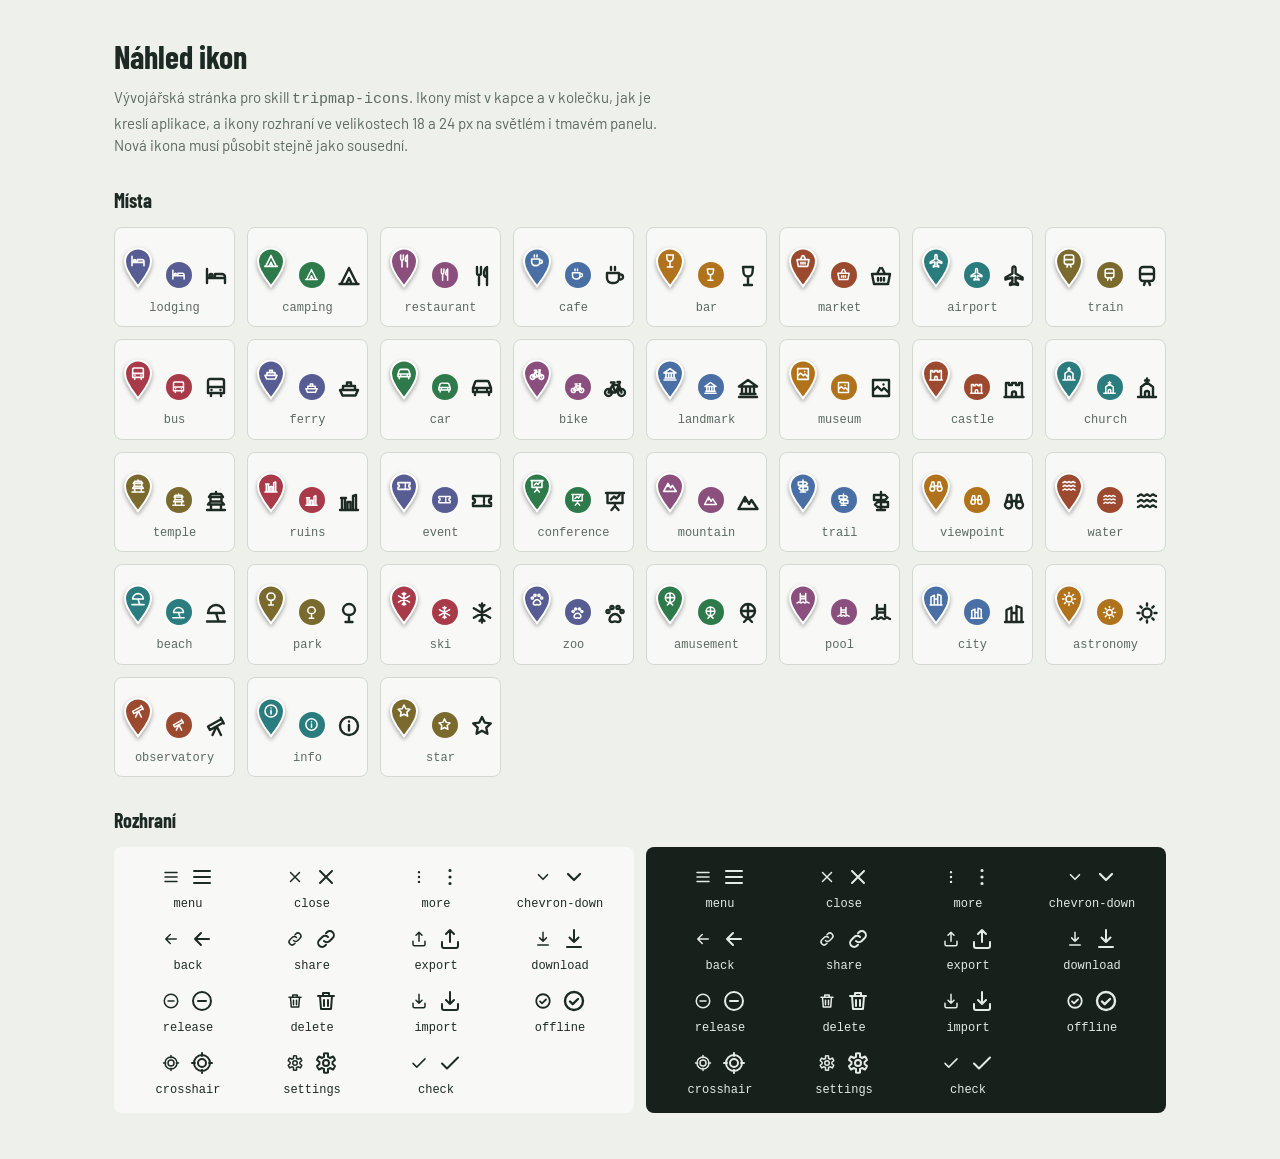
<file: tools/icon-preview.html>
<!DOCTYPE html>
<html lang="cs">
<head>
	<meta charset="utf-8">
	<meta name="viewport" content="width=device-width, initial-scale=1">
	<!-- Resolve every path from the repository root, as the app does, so the app's modules and icon URLs work unchanged. -->
	<base href="../">
	<!-- The app's theme script, so the page follows the system's dark mode like the app does. -->
	<script src="js/apply-theme-before-paint.js"></script>
	<title>Náhled ikon · TripMap</title>
	<link rel="stylesheet" href="https://fonts.googleapis.com/css2?family=Barlow+Condensed:wght@600;700&family=Barlow:wght@400;500;600&display=swap">
	<link rel="stylesheet" href="css/theme.css">
	<link rel="stylesheet" href="css/layout.css">
	<link rel="stylesheet" href="css/components.css">
	<link rel="stylesheet" href="css/map.css">
	<link rel="stylesheet" href="tools/icon-preview.css">
</head>
<body>
	<main class="preview">
		<h1>Náhled ikon</h1>
		<p class="preview-intro">
			Vývojářská stránka pro skill <code>tripmap-icons</code>. Ikony míst v kapce a v kolečku, jak je kreslí aplikace,
			a ikony rozhraní ve velikostech 18 a 24 px na světlém i tmavém panelu. Nová ikona musí působit stejně jako sousední.
		</p>
		<section>
			<h2>Místa</h2>
			<div class="preview-icon-grid" id="place-icons"></div>
		</section>
		<section>
			<h2>Rozhraní</h2>
			<div class="preview-ui-panels">
				<div class="preview-ui-panel preview-ui-panel--light" id="ui-icons-light"></div>
				<div class="preview-ui-panel preview-ui-panel--dark" id="ui-icons-dark"></div>
			</div>
		</section>
	</main>
	<script type="module" src="tools/icon-preview.js"></script>
</body>
</html>
</file>
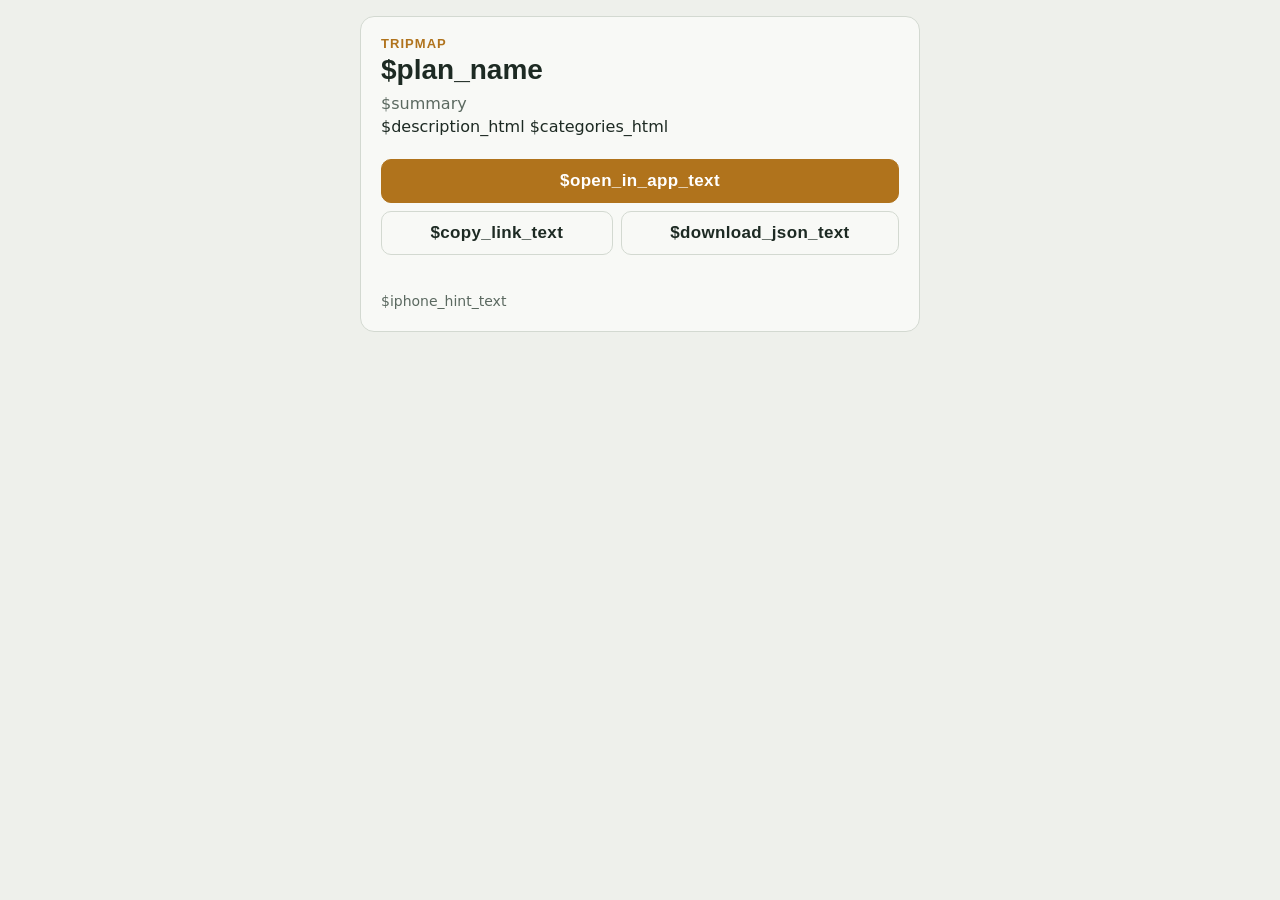
<file: claude-skill/trip-map/scripts/plan-card-template.html>
<!doctype html>
<!--
	Share card for one plan, filled in by build_link.py (--card). Claude shows it in the chat
	in place of the long #plan= link, so the link never has to be copied into a reply by hand.
	Placeholders are $$name (Python string.Template); a literal dollar sign must be written as $$$$.
	The page is written in the fallback language; the script below switches it to the browser's language.
-->
<html lang="$fallback_language">
<head>
<meta charset="utf-8">
<meta name="viewport" content="width=device-width, initial-scale=1">
<title>$plan_name · TripMap</title>
<style>
	:root {
		--color-paper: #eef0eb;
		--color-panel: #f8f9f6;
		--color-ink: #1d2a23;
		--color-muted: #5b6960;
		--color-line: #d3d9d1;
		--color-hover: #e6e9e1;
		--color-accent: #b0731c;
		--color-on-accent: #ffffff;
		--color-success: #2f7a4b;
		--color-danger: #b03a3a;
		--font-display: "Barlow Condensed", "Arial Narrow", "Roboto Condensed", sans-serif;
		--font-body: "Barlow", "Segoe UI", system-ui, sans-serif;
		color-scheme: light;
	}

	@media (prefers-color-scheme: dark) {
		:root {
			--color-paper: #121815;
			--color-panel: #18201c;
			--color-ink: #e4eae5;
			--color-muted: #9aa89f;
			--color-line: #2c3731;
			--color-hover: #26302b;
			--color-accent: #e0a24a;
			--color-on-accent: #1d2a23;
			--color-success: #6eb885;
			--color-danger: #f17b87;
			color-scheme: dark;
		}
	}

	* {
		box-sizing: border-box;
	}

	body {
		margin: 0;
		padding: 16px;
		background: var(--color-paper);
		color: var(--color-ink);
		font: 16px/1.45 var(--font-body);
	}

	.card {
		max-width: 560px;
		margin: 0 auto;
		padding: 20px;
		background: var(--color-panel);
		border: 1px solid var(--color-line);
		border-radius: 14px;
	}

	.app-name {
		margin: 0 0 4px;
		color: var(--color-accent);
		font: 600 13px/1 var(--font-display);
		letter-spacing: .08em;
		text-transform: uppercase;
	}

	h1 {
		margin: 0;
		font: 600 28px/1.15 var(--font-display);
	}

	.summary {
		margin: 6px 0 0;
		color: var(--color-muted);
	}

	.description {
		margin: 12px 0 0;
	}

	.categories {
		display: flex;
		flex-wrap: wrap;
		gap: 6px;
		margin: 14px 0 0;
		padding: 0;
		list-style: none;
	}

	.category {
		display: inline-flex;
		align-items: center;
		gap: 6px;
		padding: 3px 10px;
		border: 1px solid var(--color-line);
		border-radius: 999px;
		font-size: 14px;
	}

	.category-dot {
		width: 10px;
		height: 10px;
		border-radius: 50%;
		background: var(--category-color);
	}

	.actions {
		display: flex;
		flex-wrap: wrap;
		gap: 8px;
		margin-top: 20px;
	}

	.button {
		flex: 1 1 auto;
		display: inline-flex;
		align-items: center;
		justify-content: center;
		min-height: 44px;
		padding: 0 16px;
		border: 1px solid var(--color-line);
		border-radius: 10px;
		background: transparent;
		color: var(--color-ink);
		font: 600 17px/1 var(--font-display);
		letter-spacing: .02em;
		text-decoration: none;
		cursor: pointer;
	}

	.button:hover {
		background: var(--color-hover);
	}

	.button--primary {
		flex-basis: 100%;
		border-color: var(--color-accent);
		background: var(--color-accent);
		color: var(--color-on-accent);
	}

	.button--primary:hover {
		background: var(--color-accent);
		filter: brightness(1.08);
	}

	.status {
		min-height: 1.45em;
		margin: 10px 0 0;
		font-size: 14px;
	}

	.status--success {
		color: var(--color-success);
	}

	.status--failure {
		color: var(--color-danger);
	}

	.hint {
		margin: 6px 0 0;
		color: var(--color-muted);
		font-size: 14px;
	}
</style>
</head>
<body>
<main class="card">
	<p class="app-name">TripMap</p>
	<h1>$plan_name</h1>
	<p class="summary" id="summary" data-place-count="$place_count" data-day-count="$day_count">$summary</p>
	$description_html
	$categories_html
	<div class="actions">
		<a class="button button--primary" id="open-link" href="$plan_link" target="_blank" rel="noopener" data-text="openInApp">$open_in_app_text</a>
		<button class="button" id="copy-link-button" type="button" data-text="copyLink">$copy_link_text</button>
		<a class="button" href="data:application/json;base64,$plan_json_base64" download="$json_file_name" data-text="downloadJson">$download_json_text</a>
	</div>
	<p class="status" id="status" role="status"></p>
	<p class="hint" data-text="iphoneHint">$iphone_hint_text</p>
</main>
<script type="application/json" id="card-texts">$card_texts_json</script>
<script>
	const cardTexts = JSON.parse(document.getElementById("card-texts").textContent);
	const fallbackLanguage = document.documentElement.lang;
	const statusElement = document.getElementById("status");
	const planLink = document.getElementById("open-link").href;

	// Like the app: the browser's languages in the user's order, each tried exactly, then as its base language (de-AT → de).
	function pickLanguage() {
		for (const browserLanguage of navigator.languages || [navigator.language]) {
			const code = String(browserLanguage).toLowerCase();
			const baseCode = code.split("-")[0];
			if (cardTexts.languages[code]) {
				return code;
			}
			if (cardTexts.languages[baseCode]) {
				return baseCode;
			}
		}
		return fallbackLanguage;
	}

	const language = pickLanguage();
	const texts = cardTexts.languages[language];

	function formatCount(pluralTexts, count) {
		const pluralCategory = new Intl.PluralRules(texts.locale).select(count);
		const pattern = pluralTexts[pluralCategory] || pluralTexts.other;
		return pattern.replace("{count}", count.toLocaleString(texts.locale));
	}

	function translateCard() {
		document.documentElement.lang = language;
		for (const element of document.querySelectorAll("[data-text]")) {
			element.textContent = texts[element.dataset.text];
		}
		const summaryElement = document.getElementById("summary");
		const summaryParts = [formatCount(texts.placeCount, Number(summaryElement.dataset.placeCount))];
		const dayCount = Number(summaryElement.dataset.dayCount);
		if (dayCount > 0) {
			summaryParts.push(formatCount(texts.dayCount, dayCount));
		}
		summaryElement.textContent = summaryParts.join(" · ");
	}

	function showStatus(message, isSuccess) {
		statusElement.textContent = message;
		statusElement.className = "status " + (isSuccess ? "status--success" : "status--failure");
	}

	// The card may run in a sandboxed frame without the Clipboard API; selecting text and copying still works there.
	function copyBySelectingText(text) {
		const textArea = document.createElement("textarea");
		textArea.value = text;
		textArea.setAttribute("readonly", "");
		textArea.style.position = "fixed";
		textArea.style.opacity = "0";
		document.body.append(textArea);
		textArea.select();
		let isCopied = false;
		try {
			isCopied = document.execCommand("copy");
		} catch {
			isCopied = false;
		}
		textArea.remove();
		return isCopied;
	}

	document.getElementById("copy-link-button").addEventListener("click", async () => {
		let isCopied = false;
		try {
			await navigator.clipboard.writeText(planLink);
			isCopied = true;
		} catch {
			isCopied = copyBySelectingText(planLink);
		}
		showStatus(isCopied ? texts.linkCopied : texts.copyFailed, isCopied);
	});

	translateCard();
</script>
</body>
</html>
</file>
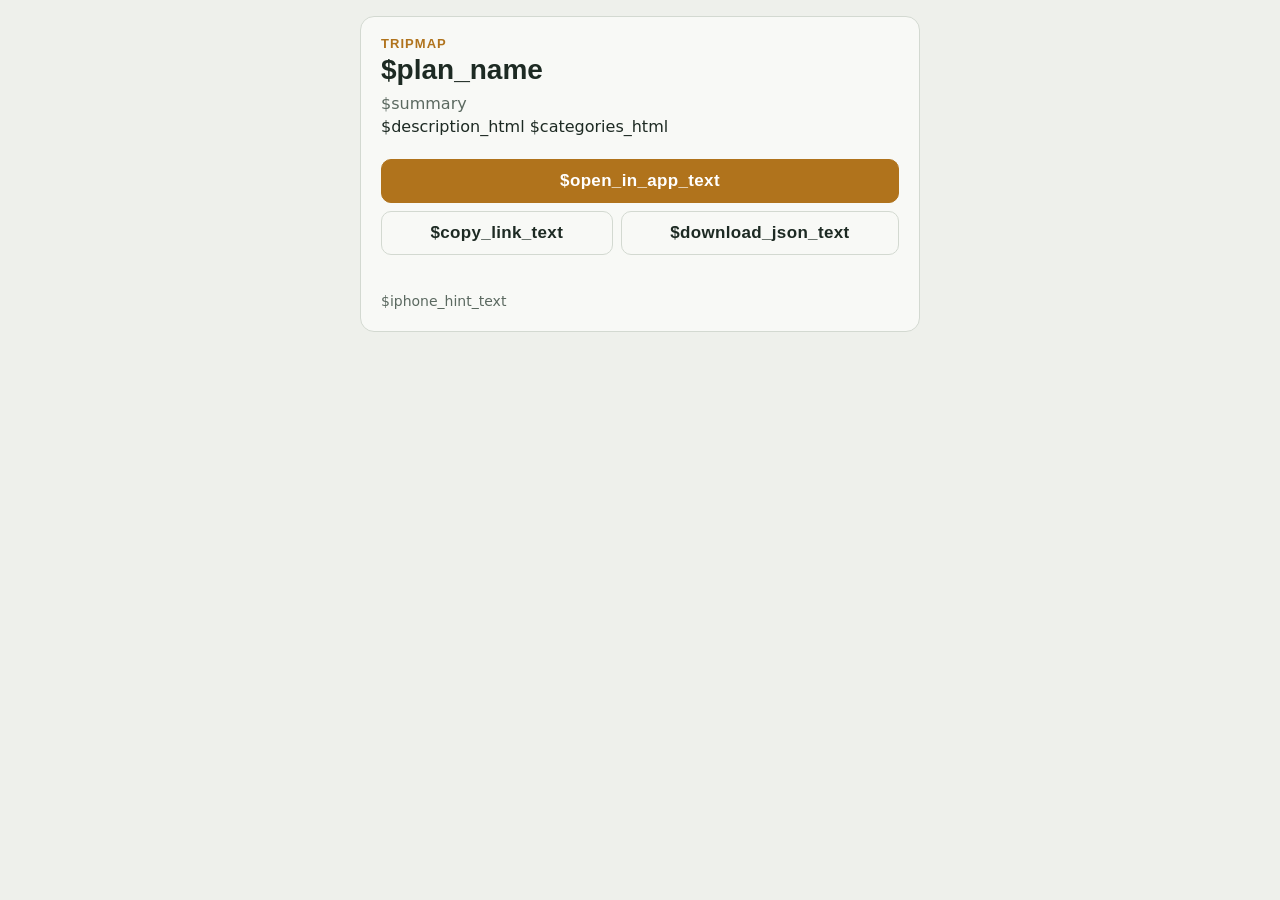
<file: skills/trip-map/scripts/plan-card-template.html>
<!doctype html>
<!--
	Share card for one plan, filled in by build_link.py (--card). The assistant (Claude or ChatGPT) shows it
	in the chat in place of the long #plan= link, so the link never has to be copied into a reply by hand.
	Placeholders are $$name (Python string.Template); a literal dollar sign must be written as $$$$.
	The page is written in the fallback language; the script below switches it to the browser's language.
-->
<html lang="$fallback_language">
<head>
<meta charset="utf-8">
<meta name="viewport" content="width=device-width, initial-scale=1">
<title>$plan_name · TripMap</title>
<style>
	:root {
		--color-paper: #eef0eb;
		--color-panel: #f8f9f6;
		--color-ink: #1d2a23;
		--color-muted: #5b6960;
		--color-line: #d3d9d1;
		--color-hover: #e6e9e1;
		--color-accent: #b0731c;
		--color-on-accent: #ffffff;
		--color-success: #2f7a4b;
		--color-danger: #b03a3a;
		--font-display: "Barlow Condensed", "Arial Narrow", "Roboto Condensed", sans-serif;
		--font-body: "Barlow", "Segoe UI", system-ui, sans-serif;
		color-scheme: light;
	}

	@media (prefers-color-scheme: dark) {
		:root {
			--color-paper: #121815;
			--color-panel: #18201c;
			--color-ink: #e4eae5;
			--color-muted: #9aa89f;
			--color-line: #2c3731;
			--color-hover: #26302b;
			--color-accent: #e0a24a;
			--color-on-accent: #1d2a23;
			--color-success: #6eb885;
			--color-danger: #f17b87;
			color-scheme: dark;
		}
	}

	* {
		box-sizing: border-box;
	}

	body {
		margin: 0;
		padding: 16px;
		background: var(--color-paper);
		color: var(--color-ink);
		font: 16px/1.45 var(--font-body);
	}

	.card {
		max-width: 560px;
		margin: 0 auto;
		padding: 20px;
		background: var(--color-panel);
		border: 1px solid var(--color-line);
		border-radius: 14px;
	}

	.app-name {
		margin: 0 0 4px;
		color: var(--color-accent);
		font: 600 13px/1 var(--font-display);
		letter-spacing: .08em;
		text-transform: uppercase;
	}

	h1 {
		margin: 0;
		font: 600 28px/1.15 var(--font-display);
	}

	.summary {
		margin: 6px 0 0;
		color: var(--color-muted);
	}

	.description {
		margin: 12px 0 0;
	}

	.categories {
		display: flex;
		flex-wrap: wrap;
		gap: 6px;
		margin: 14px 0 0;
		padding: 0;
		list-style: none;
	}

	.category {
		display: inline-flex;
		align-items: center;
		gap: 6px;
		padding: 3px 10px;
		border: 1px solid var(--color-line);
		border-radius: 999px;
		font-size: 14px;
	}

	.category-dot {
		width: 10px;
		height: 10px;
		border-radius: 50%;
		background: var(--category-color);
	}

	.actions {
		display: flex;
		flex-wrap: wrap;
		gap: 8px;
		margin-top: 20px;
	}

	.button {
		flex: 1 1 auto;
		display: inline-flex;
		align-items: center;
		justify-content: center;
		min-height: 44px;
		padding: 0 16px;
		border: 1px solid var(--color-line);
		border-radius: 10px;
		background: transparent;
		color: var(--color-ink);
		font: 600 17px/1 var(--font-display);
		letter-spacing: .02em;
		text-decoration: none;
		cursor: pointer;
	}

	.button:hover {
		background: var(--color-hover);
	}

	.button--primary {
		flex-basis: 100%;
		border-color: var(--color-accent);
		background: var(--color-accent);
		color: var(--color-on-accent);
	}

	.button--primary:hover {
		background: var(--color-accent);
		filter: brightness(1.08);
	}

	.status {
		min-height: 1.45em;
		margin: 10px 0 0;
		font-size: 14px;
	}

	.status--success {
		color: var(--color-success);
	}

	.status--failure {
		color: var(--color-danger);
	}

	.hint {
		margin: 6px 0 0;
		color: var(--color-muted);
		font-size: 14px;
	}
</style>
</head>
<body>
<main class="card">
	<p class="app-name">TripMap</p>
	<h1>$plan_name</h1>
	<p class="summary" id="summary" data-place-count="$place_count" data-day-count="$day_count">$summary</p>
	$description_html
	$categories_html
	<div class="actions">
		<a class="button button--primary" id="open-link" href="$plan_link" target="_blank" rel="noopener" data-text="openInApp">$open_in_app_text</a>
		<button class="button" id="copy-link-button" type="button" data-text="copyLink">$copy_link_text</button>
		<a class="button" href="data:application/json;base64,$plan_json_base64" download="$json_file_name" data-text="downloadJson">$download_json_text</a>
	</div>
	<p class="status" id="status" role="status"></p>
	<p class="hint" data-text="iphoneHint">$iphone_hint_text</p>
</main>
<script type="application/json" id="card-texts">$card_texts_json</script>
<script>
	const cardTexts = JSON.parse(document.getElementById("card-texts").textContent);
	const fallbackLanguage = document.documentElement.lang;
	const statusElement = document.getElementById("status");
	const planLink = document.getElementById("open-link").href;

	// Like the app: the browser's languages in the user's order, each tried exactly, then as its base language (de-AT → de).
	function pickLanguage() {
		for (const browserLanguage of navigator.languages || [navigator.language]) {
			const code = String(browserLanguage).toLowerCase();
			const baseCode = code.split("-")[0];
			if (cardTexts.languages[code]) {
				return code;
			}
			if (cardTexts.languages[baseCode]) {
				return baseCode;
			}
		}
		return fallbackLanguage;
	}

	const language = pickLanguage();
	const texts = cardTexts.languages[language];

	function formatCount(pluralTexts, count) {
		const pluralCategory = new Intl.PluralRules(texts.locale).select(count);
		const pattern = pluralTexts[pluralCategory] || pluralTexts.other;
		return pattern.replace("{count}", count.toLocaleString(texts.locale));
	}

	function translateCard() {
		document.documentElement.lang = language;
		for (const element of document.querySelectorAll("[data-text]")) {
			element.textContent = texts[element.dataset.text];
		}
		const summaryElement = document.getElementById("summary");
		const summaryParts = [formatCount(texts.placeCount, Number(summaryElement.dataset.placeCount))];
		const dayCount = Number(summaryElement.dataset.dayCount);
		if (dayCount > 0) {
			summaryParts.push(formatCount(texts.dayCount, dayCount));
		}
		summaryElement.textContent = summaryParts.join(" · ");
	}

	function showStatus(message, isSuccess) {
		statusElement.textContent = message;
		statusElement.className = "status " + (isSuccess ? "status--success" : "status--failure");
	}

	// The card may run in a sandboxed frame without the Clipboard API; selecting text and copying still works there.
	function copyBySelectingText(text) {
		const textArea = document.createElement("textarea");
		textArea.value = text;
		textArea.setAttribute("readonly", "");
		textArea.style.position = "fixed";
		textArea.style.opacity = "0";
		document.body.append(textArea);
		textArea.select();
		let isCopied = false;
		try {
			isCopied = document.execCommand("copy");
		} catch {
			isCopied = false;
		}
		textArea.remove();
		return isCopied;
	}

	document.getElementById("copy-link-button").addEventListener("click", async () => {
		let isCopied = false;
		try {
			await navigator.clipboard.writeText(planLink);
			isCopied = true;
		} catch {
			isCopied = copyBySelectingText(planLink);
		}
		showStatus(isCopied ? texts.linkCopied : texts.copyFailed, isCopied);
	});

	translateCard();
</script>
</body>
</html>
</file>
